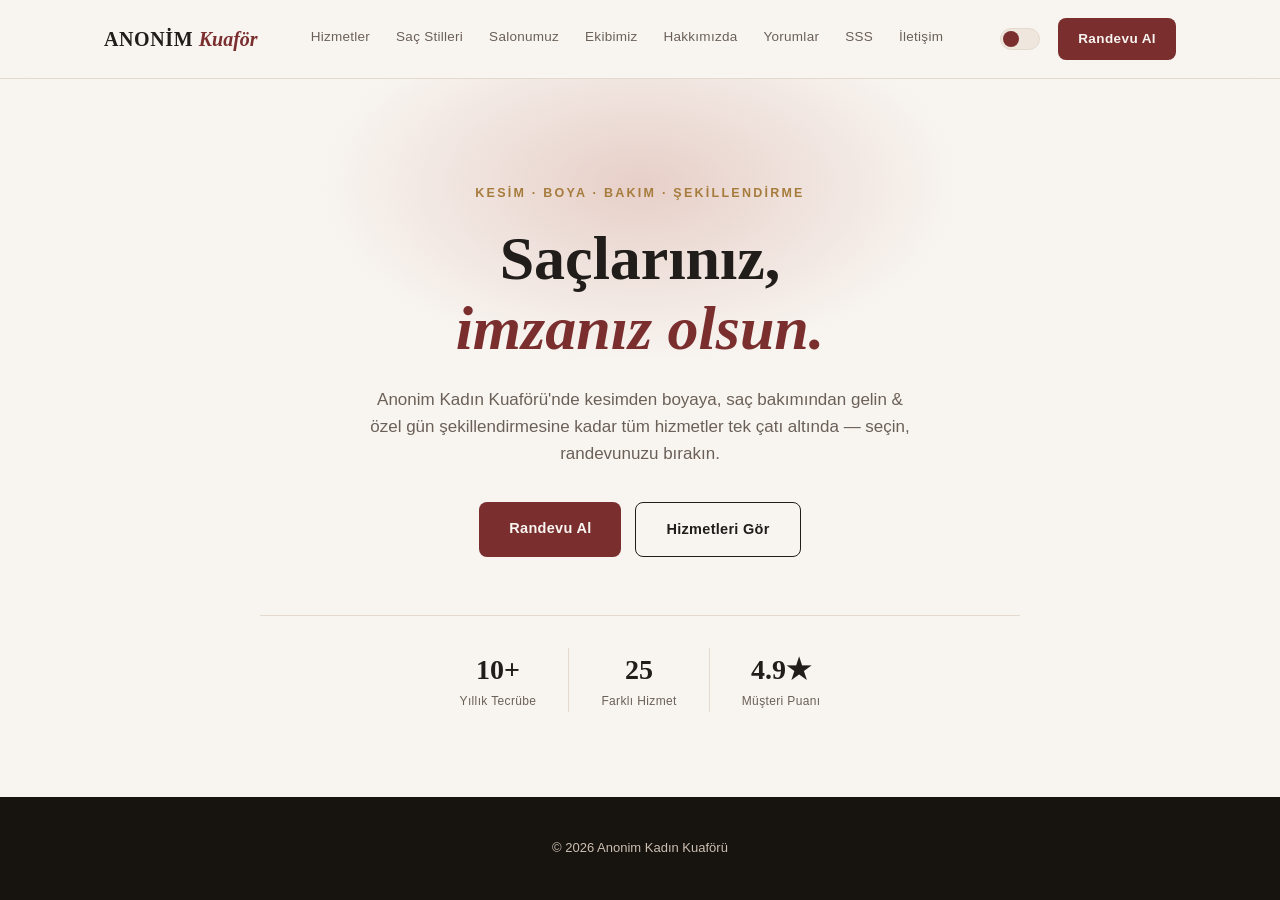
<file: index.html>
<!DOCTYPE html>
<html lang="tr">
<head>
<meta charset="UTF-8">
<meta name="viewport" content="width=device-width, initial-scale=1.0">
<title>Anonim Kadın Kuaförü — Kesim, Boya &amp; Saç Bakımı</title>
<meta name="description" content="Anonim Kadın Kuaförü — kesim, boyama, saç bakımı, gelin &amp; özel gün şekillendirmesi ve kalıcı düzleştirme hizmetleri. Hizmetlerinizi seçin, kolayca randevu alın.">

<meta property="og:type" content="website">
<meta property="og:url" content="https://anonimkadinkuafor.vercel.app/">
<meta property="og:title" content="Anonim Kadın Kuaförü">
<meta property="og:description" content="Kesimden boyaya, bakımdan özel gün şekillendirmesine — tek adreste, kolayca seçip randevu alın.">
<meta property="og:image" content="https://anonimkadinkuafor.vercel.app/assets/og-image.png">
<meta property="og:image:width" content="1200">
<meta property="og:image:height" content="630">
<meta name="twitter:card" content="summary_large_image">
<meta name="twitter:title" content="Anonim Kadın Kuaförü">
<meta name="twitter:description" content="Kesimden boyaya, bakımdan özel gün şekillendirmesine — tek adreste, kolayca seçip randevu alın.">
<meta name="twitter:image" content="https://anonimkadinkuafor.vercel.app/assets/og-image.png">

<link rel="icon" href="assets/favicon-64.png" type="image/png">
<link rel="apple-touch-icon" href="assets/logo-512.png">
<link rel="stylesheet" href="style.css">
<script>
  (function () {
    var saved = localStorage.getItem("theme");
    var prefersDark = window.matchMedia("(prefers-color-scheme: dark)").matches;
    document.documentElement.setAttribute("data-theme", saved || (prefersDark ? "dark" : "light"));
  })();
</script>
</head>
<body>

<header class="nav" id="nav">
  <div class="nav-inner">
    <a href="index.html" class="logo">Anonim <span class="logo-dim">Kuaför</span></a>
    <nav class="nav-links">
      <a href="hizmetler.html">Hizmetler</a>
      <a href="sacstilleri.html">Saç Stilleri</a>
      <a href="salonumuz.html">Salonumuz</a>
      <a href="ekibimiz.html">Ekibimiz</a>
      <a href="hakkimizda.html">Hakkımızda</a>
      <a href="yorumlar.html">Yorumlar</a>
      <a href="sss.html">SSS</a>
      <a href="iletisim.html">İletişim</a>
    </nav>
    <div class="nav-actions">
      <button class="theme-toggle" id="themeToggle" role="switch" aria-checked="false" aria-label="Karanlık modu aç/kapat">
        <span class="theme-toggle-track"><span class="theme-toggle-thumb"></span></span>
      </button>
      <a href="iletisim.html" class="nav-cta">Randevu Al</a>
    </div>
    <button class="menu-toggle" id="menuToggle" aria-label="Menüyü aç">
      <span></span><span></span><span></span>
    </button>
  </div>
  <nav class="nav-mobile" id="navMobile">
    <a href="hizmetler.html">Hizmetler</a>
      <a href="sacstilleri.html">Saç Stilleri</a>
    <a href="salonumuz.html">Salonumuz</a>
    <a href="ekibimiz.html">Ekibimiz</a>
    <a href="hakkimizda.html">Hakkımızda</a>
    <a href="yorumlar.html">Yorumlar</a>
    <a href="sss.html">SSS</a>
    <a href="iletisim.html">İletişim</a>
  </nav>
</header>

<main>

  <section class="hero" id="top">
    <div class="hero-inner reveal">
      <span class="hero-eyebrow">Kesim · Boya · Bakım · Şekillendirme</span>
      <h1>Saçlarınız,<br><em>imzanız olsun.</em></h1>
      <p class="hero-sub">Anonim Kadın Kuaförü'nde kesimden boyaya, saç bakımından gelin &amp; özel gün şekillendirmesine kadar tüm hizmetler tek çatı altında — seçin, randevunuzu bırakın.</p>
      <div class="hero-actions">
        <a href="iletisim.html" class="btn-primary">Randevu Al</a>
        <a href="hizmetler.html" class="btn-secondary">Hizmetleri Gör</a>
      </div>
      <div class="hero-stats">
        <div class="hero-stat">
          <div class="hero-stat-num">10+</div>
          <div class="hero-stat-label">Yıllık Tecrübe</div>
        </div>
        <div class="hero-stat">
          <div class="hero-stat-num">25</div>
          <div class="hero-stat-label">Farklı Hizmet</div>
        </div>
        <div class="hero-stat">
          <div class="hero-stat-num">4.9★</div>
          <div class="hero-stat-label">Müşteri Puanı</div>
        </div>
      </div>
    </div>
  </section>

</main>

<footer class="footer">
  <p>&copy; 2026 Anonim Kadın Kuaförü</p>
</footer>

<script src="script.js"></script>
</body>
</html>
</file>
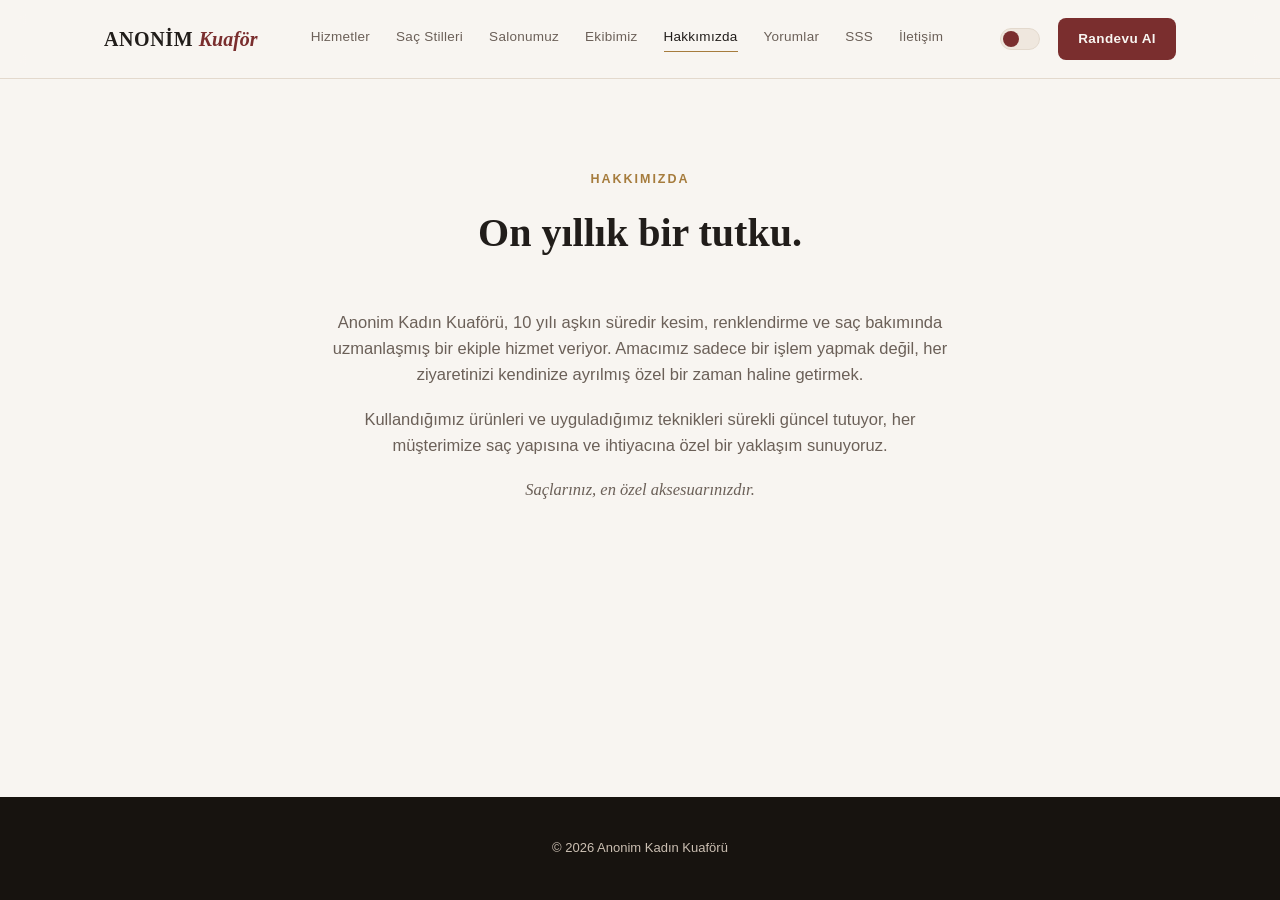
<file: hakkimizda.html>
<!DOCTYPE html>
<html lang="tr">
<head>
<meta charset="UTF-8">
<meta name="viewport" content="width=device-width, initial-scale=1.0">
<title>Hakkımızda — Anonim Kadın Kuaförü</title>
<meta name="description" content="10 yılı aşkın süredir kesim, renklendirme ve saç bakımında uzmanlaşmış ekibimizi tanıyın.">

<meta property="og:type" content="website">
<meta property="og:url" content="https://anonimkadinkuafor.vercel.app/hakkimizda.html">
<meta property="og:title" content="Hakkımızda — Anonim Kadın Kuaförü">
<meta property="og:description" content="On yıllık bir tutku.">
<meta property="og:image" content="https://anonimkadinkuafor.vercel.app/assets/og-image.png">
<meta property="og:image:width" content="1200">
<meta property="og:image:height" content="630">
<meta name="twitter:card" content="summary_large_image">

<link rel="icon" href="assets/favicon-64.png" type="image/png">
<link rel="apple-touch-icon" href="assets/logo-512.png">
<link rel="stylesheet" href="style.css">
<script>
  (function () {
    var saved = localStorage.getItem("theme");
    var prefersDark = window.matchMedia("(prefers-color-scheme: dark)").matches;
    document.documentElement.setAttribute("data-theme", saved || (prefersDark ? "dark" : "light"));
  })();
</script>
</head>
<body>

<header class="nav" id="nav">
  <div class="nav-inner">
    <a href="index.html" class="logo">Anonim <span class="logo-dim">Kuaför</span></a>
    <nav class="nav-links">
      <a href="hizmetler.html">Hizmetler</a>
      <a href="sacstilleri.html">Saç Stilleri</a>
      <a href="salonumuz.html">Salonumuz</a>
      <a href="ekibimiz.html">Ekibimiz</a>
      <a href="hakkimizda.html" class="active">Hakkımızda</a>
      <a href="yorumlar.html">Yorumlar</a>
      <a href="sss.html">SSS</a>
      <a href="iletisim.html">İletişim</a>
    </nav>
    <div class="nav-actions">
      <button class="theme-toggle" id="themeToggle" role="switch" aria-checked="false" aria-label="Karanlık modu aç/kapat">
        <span class="theme-toggle-track"><span class="theme-toggle-thumb"></span></span>
      </button>
      <a href="iletisim.html" class="nav-cta">Randevu Al</a>
    </div>
    <button class="menu-toggle" id="menuToggle" aria-label="Menüyü aç">
      <span></span><span></span><span></span>
    </button>
  </div>
  <nav class="nav-mobile" id="navMobile">
    <a href="hizmetler.html">Hizmetler</a>
      <a href="sacstilleri.html">Saç Stilleri</a>
    <a href="salonumuz.html">Salonumuz</a>
    <a href="ekibimiz.html">Ekibimiz</a>
    <a href="hakkimizda.html" class="active">Hakkımızda</a>
    <a href="yorumlar.html">Yorumlar</a>
    <a href="sss.html">SSS</a>
    <a href="iletisim.html">İletişim</a>
  </nav>
</header>

<main>

  <section class="about" id="hakkimizda">
    <div class="section-head reveal">
      <span class="eyebrow">Hakkımızda</span>
      <h2>On yıllık bir tutku.</h2>
    </div>
    <div class="about-inner reveal">
      <p>Anonim Kadın Kuaförü, 10 yılı aşkın süredir kesim, renklendirme ve saç bakımında uzmanlaşmış bir ekiple hizmet veriyor. Amacımız sadece bir işlem yapmak değil, her ziyaretinizi kendinize ayrılmış özel bir zaman haline getirmek.</p>
      <p>Kullandığımız ürünleri ve uyguladığımız teknikleri sürekli güncel tutuyor, her müşterimize saç yapısına ve ihtiyacına özel bir yaklaşım sunuyoruz.</p>
      <p class="about-signature">Saçlarınız, en özel aksesuarınızdır.</p>
    </div>
  </section>

</main>

<footer class="footer">
  <p>&copy; 2026 Anonim Kadın Kuaförü</p>
</footer>

<script src="script.js"></script>
</body>
</html>
</file>
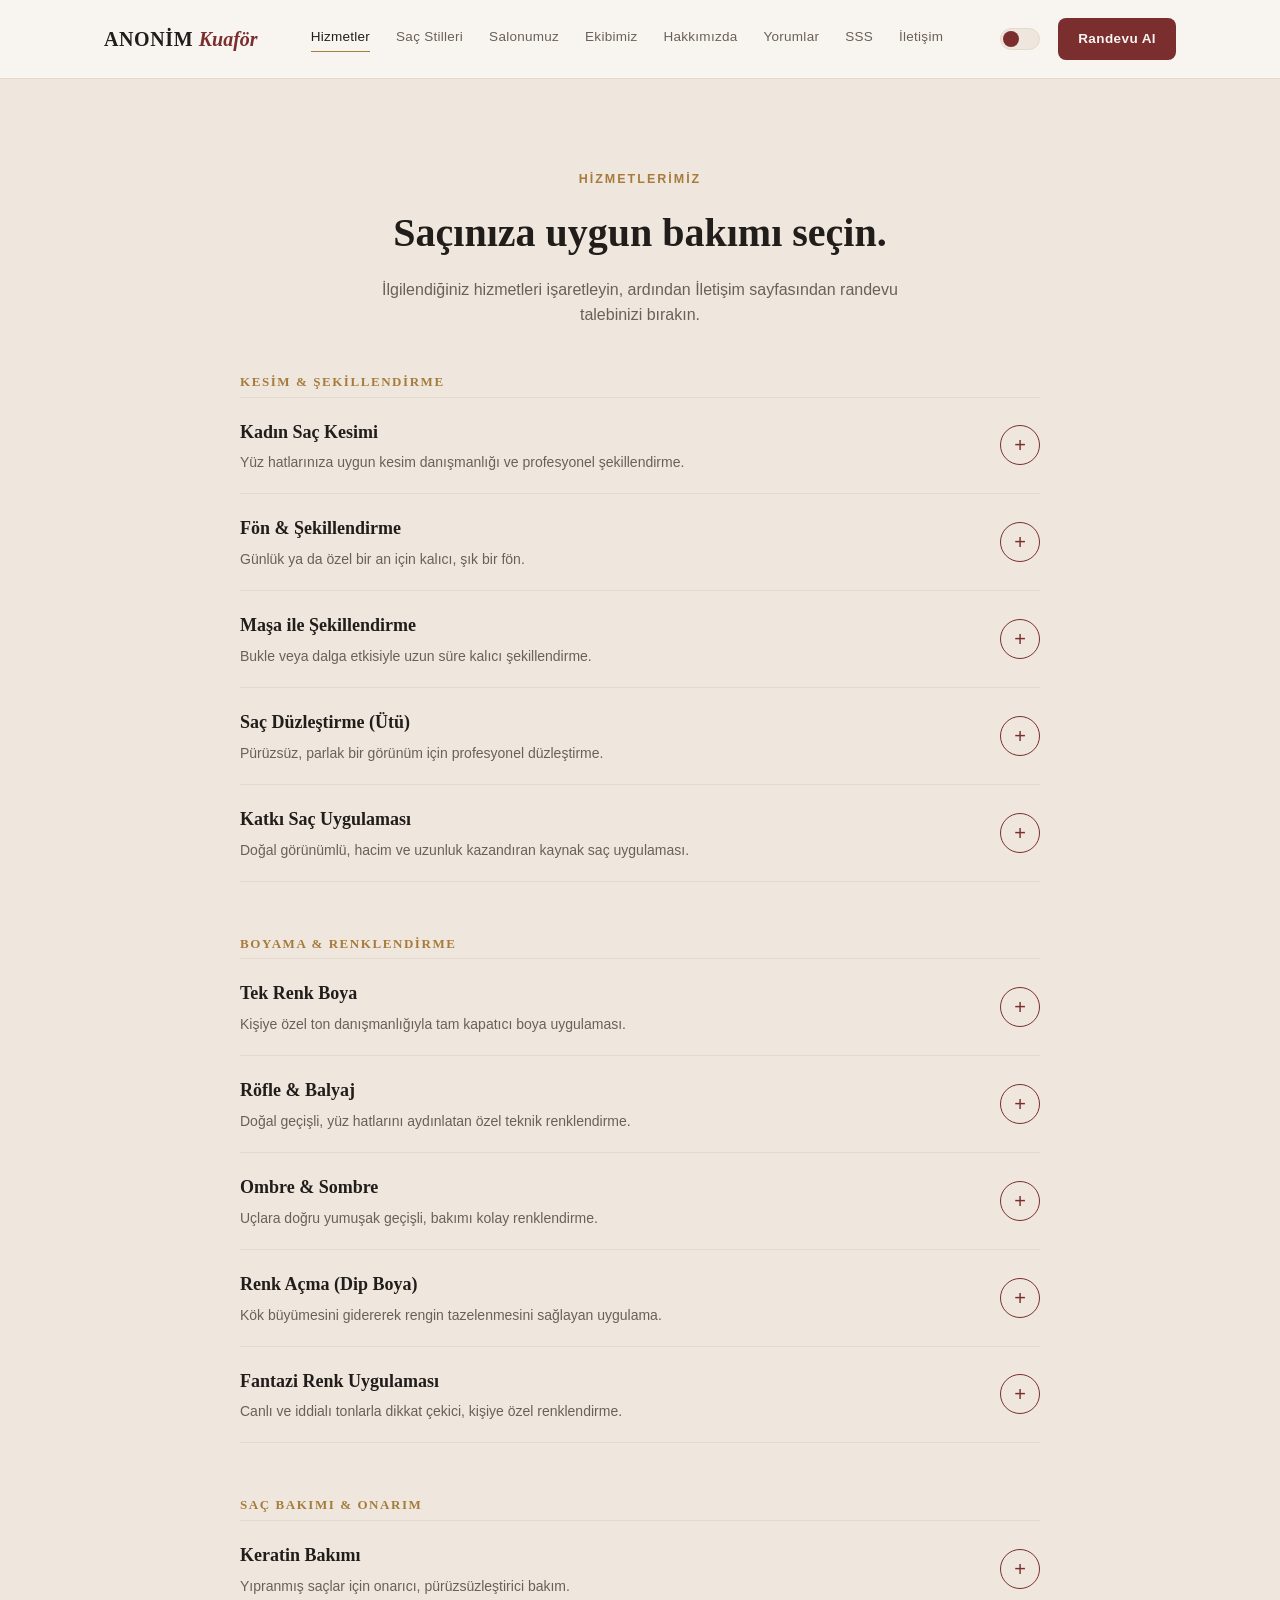
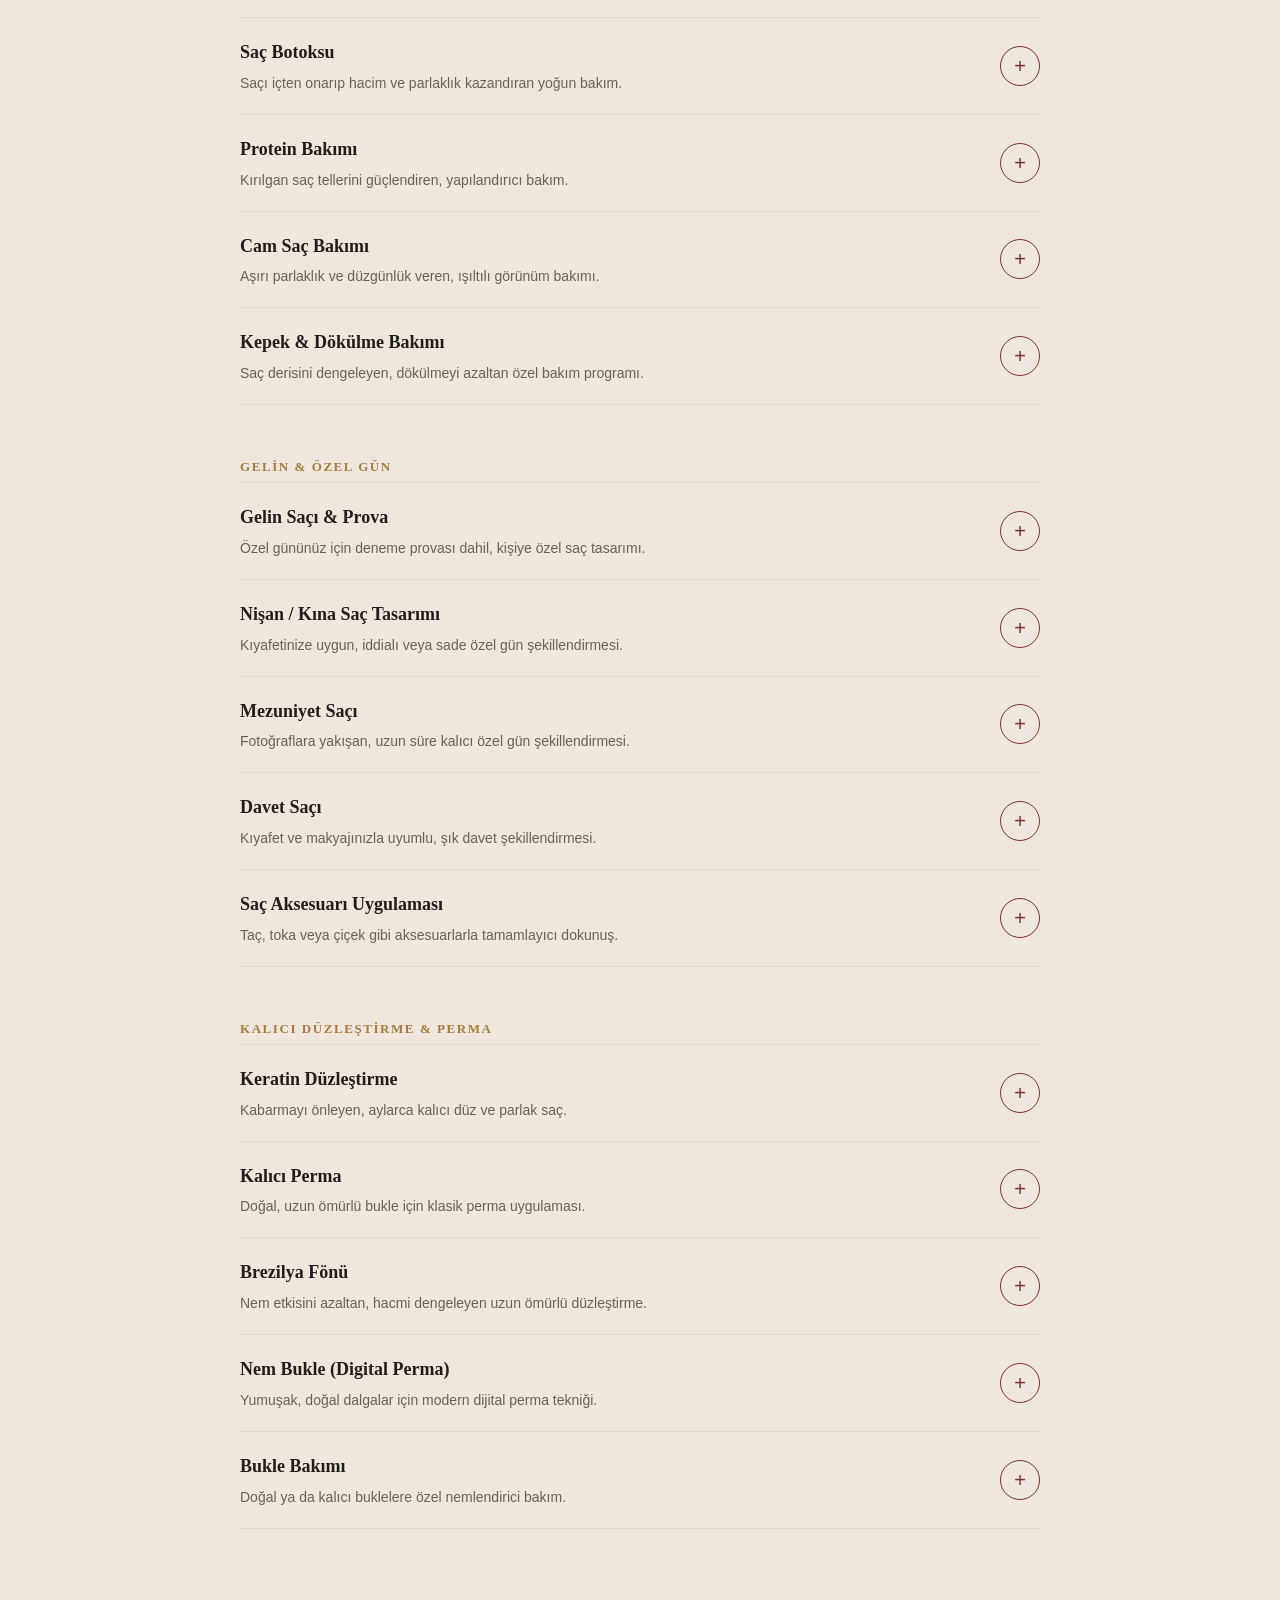
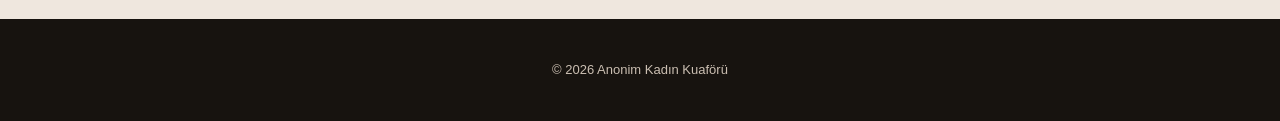
<file: hizmetler.html>
<!DOCTYPE html>
<html lang="tr">
<head>
<meta charset="UTF-8">
<meta name="viewport" content="width=device-width, initial-scale=1.0">
<title>Hizmetlerimiz — Anonim Kadın Kuaförü</title>
<meta name="description" content="Kesim, boyama, saç bakımı, gelin &amp; özel gün şekillendirmesi ve kalıcı düzleştirme hizmetlerimiz — seçin, randevu talebinizi bırakın.">

<meta property="og:type" content="website">
<meta property="og:url" content="https://anonimkadinkuafor.vercel.app/hizmetler.html">
<meta property="og:title" content="Hizmetlerimiz — Anonim Kadın Kuaförü">
<meta property="og:description" content="İlgilendiğiniz hizmetleri seçin, randevu talebinizi kolayca bırakın.">
<meta property="og:image" content="https://anonimkadinkuafor.vercel.app/assets/og-image.png">
<meta property="og:image:width" content="1200">
<meta property="og:image:height" content="630">
<meta name="twitter:card" content="summary_large_image">

<link rel="icon" href="assets/favicon-64.png" type="image/png">
<link rel="apple-touch-icon" href="assets/logo-512.png">
<link rel="stylesheet" href="style.css">
<script>
  (function () {
    var saved = localStorage.getItem("theme");
    var prefersDark = window.matchMedia("(prefers-color-scheme: dark)").matches;
    document.documentElement.setAttribute("data-theme", saved || (prefersDark ? "dark" : "light"));
  })();
</script>
</head>
<body>

<header class="nav" id="nav">
  <div class="nav-inner">
    <a href="index.html" class="logo">Anonim <span class="logo-dim">Kuaför</span></a>
    <nav class="nav-links">
      <a href="hizmetler.html" class="active">Hizmetler</a>
      <a href="sacstilleri.html">Saç Stilleri</a>
      <a href="salonumuz.html">Salonumuz</a>
      <a href="ekibimiz.html">Ekibimiz</a>
      <a href="hakkimizda.html">Hakkımızda</a>
      <a href="yorumlar.html">Yorumlar</a>
      <a href="sss.html">SSS</a>
      <a href="iletisim.html">İletişim</a>
    </nav>
    <div class="nav-actions">
      <button class="theme-toggle" id="themeToggle" role="switch" aria-checked="false" aria-label="Karanlık modu aç/kapat">
        <span class="theme-toggle-track"><span class="theme-toggle-thumb"></span></span>
      </button>
      <a href="iletisim.html" class="nav-cta">Randevu Al</a>
    </div>
    <button class="menu-toggle" id="menuToggle" aria-label="Menüyü aç">
      <span></span><span></span><span></span>
    </button>
  </div>
  <nav class="nav-mobile" id="navMobile">
    <a href="hizmetler.html" class="active">Hizmetler</a>
      <a href="sacstilleri.html">Saç Stilleri</a>
    <a href="salonumuz.html">Salonumuz</a>
    <a href="ekibimiz.html">Ekibimiz</a>
    <a href="hakkimizda.html">Hakkımızda</a>
    <a href="yorumlar.html">Yorumlar</a>
    <a href="sss.html">SSS</a>
    <a href="iletisim.html">İletişim</a>
  </nav>
</header>

<main>

  <section class="services" id="hizmetler">
    <div class="section-head reveal">
      <span class="eyebrow">Hizmetlerimiz</span>
      <h2>Saçınıza uygun bakımı seçin.</h2>
      <p>İlgilendiğiniz hizmetleri işaretleyin, ardından İletişim sayfasından randevu talebinizi bırakın.</p>
    </div>

    <div class="service-category reveal">
      <h3 class="service-category-title">Kesim &amp; Şekillendirme</h3>
      <div class="service-list">
        <div class="service-card">
          <div class="service-card-info">
            <h3>Kadın Saç Kesimi</h3>
            <p>Yüz hatlarınıza uygun kesim danışmanlığı ve profesyonel şekillendirme.</p>
          </div>
          <div class="service-meta"><button class="service-select-btn" type="button">+</button></div>
        </div>
        <div class="service-card">
          <div class="service-card-info">
            <h3>Fön &amp; Şekillendirme</h3>
            <p>Günlük ya da özel bir an için kalıcı, şık bir fön.</p>
          </div>
          <div class="service-meta"><button class="service-select-btn" type="button">+</button></div>
        </div>
        <div class="service-card">
          <div class="service-card-info">
            <h3>Maşa ile Şekillendirme</h3>
            <p>Bukle veya dalga etkisiyle uzun süre kalıcı şekillendirme.</p>
          </div>
          <div class="service-meta"><button class="service-select-btn" type="button">+</button></div>
        </div>
        <div class="service-card">
          <div class="service-card-info">
            <h3>Saç Düzleştirme (Ütü)</h3>
            <p>Pürüzsüz, parlak bir görünüm için profesyonel düzleştirme.</p>
          </div>
          <div class="service-meta"><button class="service-select-btn" type="button">+</button></div>
        </div>
        <div class="service-card">
          <div class="service-card-info">
            <h3>Katkı Saç Uygulaması</h3>
            <p>Doğal görünümlü, hacim ve uzunluk kazandıran kaynak saç uygulaması.</p>
          </div>
          <div class="service-meta"><button class="service-select-btn" type="button">+</button></div>
        </div>
      </div>
    </div>

    <div class="service-category reveal">
      <h3 class="service-category-title">Boyama &amp; Renklendirme</h3>
      <div class="service-list">
        <div class="service-card">
          <div class="service-card-info">
            <h3>Tek Renk Boya</h3>
            <p>Kişiye özel ton danışmanlığıyla tam kapatıcı boya uygulaması.</p>
          </div>
          <div class="service-meta"><button class="service-select-btn" type="button">+</button></div>
        </div>
        <div class="service-card">
          <div class="service-card-info">
            <h3>Röfle &amp; Balyaj</h3>
            <p>Doğal geçişli, yüz hatlarını aydınlatan özel teknik renklendirme.</p>
          </div>
          <div class="service-meta"><button class="service-select-btn" type="button">+</button></div>
        </div>
        <div class="service-card">
          <div class="service-card-info">
            <h3>Ombre &amp; Sombre</h3>
            <p>Uçlara doğru yumuşak geçişli, bakımı kolay renklendirme.</p>
          </div>
          <div class="service-meta"><button class="service-select-btn" type="button">+</button></div>
        </div>
        <div class="service-card">
          <div class="service-card-info">
            <h3>Renk Açma (Dip Boya)</h3>
            <p>Kök büyümesini gidererek rengin tazelenmesini sağlayan uygulama.</p>
          </div>
          <div class="service-meta"><button class="service-select-btn" type="button">+</button></div>
        </div>
        <div class="service-card">
          <div class="service-card-info">
            <h3>Fantazi Renk Uygulaması</h3>
            <p>Canlı ve iddialı tonlarla dikkat çekici, kişiye özel renklendirme.</p>
          </div>
          <div class="service-meta"><button class="service-select-btn" type="button">+</button></div>
        </div>
      </div>
    </div>

    <div class="service-category reveal">
      <h3 class="service-category-title">Saç Bakımı &amp; Onarım</h3>
      <div class="service-list">
        <div class="service-card">
          <div class="service-card-info">
            <h3>Keratin Bakımı</h3>
            <p>Yıpranmış saçlar için onarıcı, pürüzsüzleştirici bakım.</p>
          </div>
          <div class="service-meta"><button class="service-select-btn" type="button">+</button></div>
        </div>
        <div class="service-card">
          <div class="service-card-info">
            <h3>Saç Botoksu</h3>
            <p>Saçı içten onarıp hacim ve parlaklık kazandıran yoğun bakım.</p>
          </div>
          <div class="service-meta"><button class="service-select-btn" type="button">+</button></div>
        </div>
        <div class="service-card">
          <div class="service-card-info">
            <h3>Protein Bakımı</h3>
            <p>Kırılgan saç tellerini güçlendiren, yapılandırıcı bakım.</p>
          </div>
          <div class="service-meta"><button class="service-select-btn" type="button">+</button></div>
        </div>
        <div class="service-card">
          <div class="service-card-info">
            <h3>Cam Saç Bakımı</h3>
            <p>Aşırı parlaklık ve düzgünlük veren, ışıltılı görünüm bakımı.</p>
          </div>
          <div class="service-meta"><button class="service-select-btn" type="button">+</button></div>
        </div>
        <div class="service-card">
          <div class="service-card-info">
            <h3>Kepek &amp; Dökülme Bakımı</h3>
            <p>Saç derisini dengeleyen, dökülmeyi azaltan özel bakım programı.</p>
          </div>
          <div class="service-meta"><button class="service-select-btn" type="button">+</button></div>
        </div>
      </div>
    </div>

    <div class="service-category reveal">
      <h3 class="service-category-title">Gelin &amp; Özel Gün</h3>
      <div class="service-list">
        <div class="service-card">
          <div class="service-card-info">
            <h3>Gelin Saçı &amp; Prova</h3>
            <p>Özel gününüz için deneme provası dahil, kişiye özel saç tasarımı.</p>
          </div>
          <div class="service-meta"><button class="service-select-btn" type="button">+</button></div>
        </div>
        <div class="service-card">
          <div class="service-card-info">
            <h3>Nişan / Kına Saç Tasarımı</h3>
            <p>Kıyafetinize uygun, iddialı veya sade özel gün şekillendirmesi.</p>
          </div>
          <div class="service-meta"><button class="service-select-btn" type="button">+</button></div>
        </div>
        <div class="service-card">
          <div class="service-card-info">
            <h3>Mezuniyet Saçı</h3>
            <p>Fotoğraflara yakışan, uzun süre kalıcı özel gün şekillendirmesi.</p>
          </div>
          <div class="service-meta"><button class="service-select-btn" type="button">+</button></div>
        </div>
        <div class="service-card">
          <div class="service-card-info">
            <h3>Davet Saçı</h3>
            <p>Kıyafet ve makyajınızla uyumlu, şık davet şekillendirmesi.</p>
          </div>
          <div class="service-meta"><button class="service-select-btn" type="button">+</button></div>
        </div>
        <div class="service-card">
          <div class="service-card-info">
            <h3>Saç Aksesuarı Uygulaması</h3>
            <p>Taç, toka veya çiçek gibi aksesuarlarla tamamlayıcı dokunuş.</p>
          </div>
          <div class="service-meta"><button class="service-select-btn" type="button">+</button></div>
        </div>
      </div>
    </div>

    <div class="service-category reveal">
      <h3 class="service-category-title">Kalıcı Düzleştirme &amp; Perma</h3>
      <div class="service-list">
        <div class="service-card">
          <div class="service-card-info">
            <h3>Keratin Düzleştirme</h3>
            <p>Kabarmayı önleyen, aylarca kalıcı düz ve parlak saç.</p>
          </div>
          <div class="service-meta"><button class="service-select-btn" type="button">+</button></div>
        </div>
        <div class="service-card">
          <div class="service-card-info">
            <h3>Kalıcı Perma</h3>
            <p>Doğal, uzun ömürlü bukle için klasik perma uygulaması.</p>
          </div>
          <div class="service-meta"><button class="service-select-btn" type="button">+</button></div>
        </div>
        <div class="service-card">
          <div class="service-card-info">
            <h3>Brezilya Fönü</h3>
            <p>Nem etkisini azaltan, hacmi dengeleyen uzun ömürlü düzleştirme.</p>
          </div>
          <div class="service-meta"><button class="service-select-btn" type="button">+</button></div>
        </div>
        <div class="service-card">
          <div class="service-card-info">
            <h3>Nem Bukle (Digital Perma)</h3>
            <p>Yumuşak, doğal dalgalar için modern dijital perma tekniği.</p>
          </div>
          <div class="service-meta"><button class="service-select-btn" type="button">+</button></div>
        </div>
        <div class="service-card">
          <div class="service-card-info">
            <h3>Bukle Bakımı</h3>
            <p>Doğal ya da kalıcı buklelere özel nemlendirici bakım.</p>
          </div>
          <div class="service-meta"><button class="service-select-btn" type="button">+</button></div>
        </div>
      </div>
    </div>
  </section>

  <div class="cart-bar" id="cartBar">
    <span id="cartBarText">0 hizmet seçildi</span>
    <a href="iletisim.html" class="btn-primary">İletişime Git →</a>
  </div>

</main>

<footer class="footer">
  <p>&copy; 2026 Anonim Kadın Kuaförü</p>
</footer>

<script src="script.js"></script>
</body>
</html>
</file>
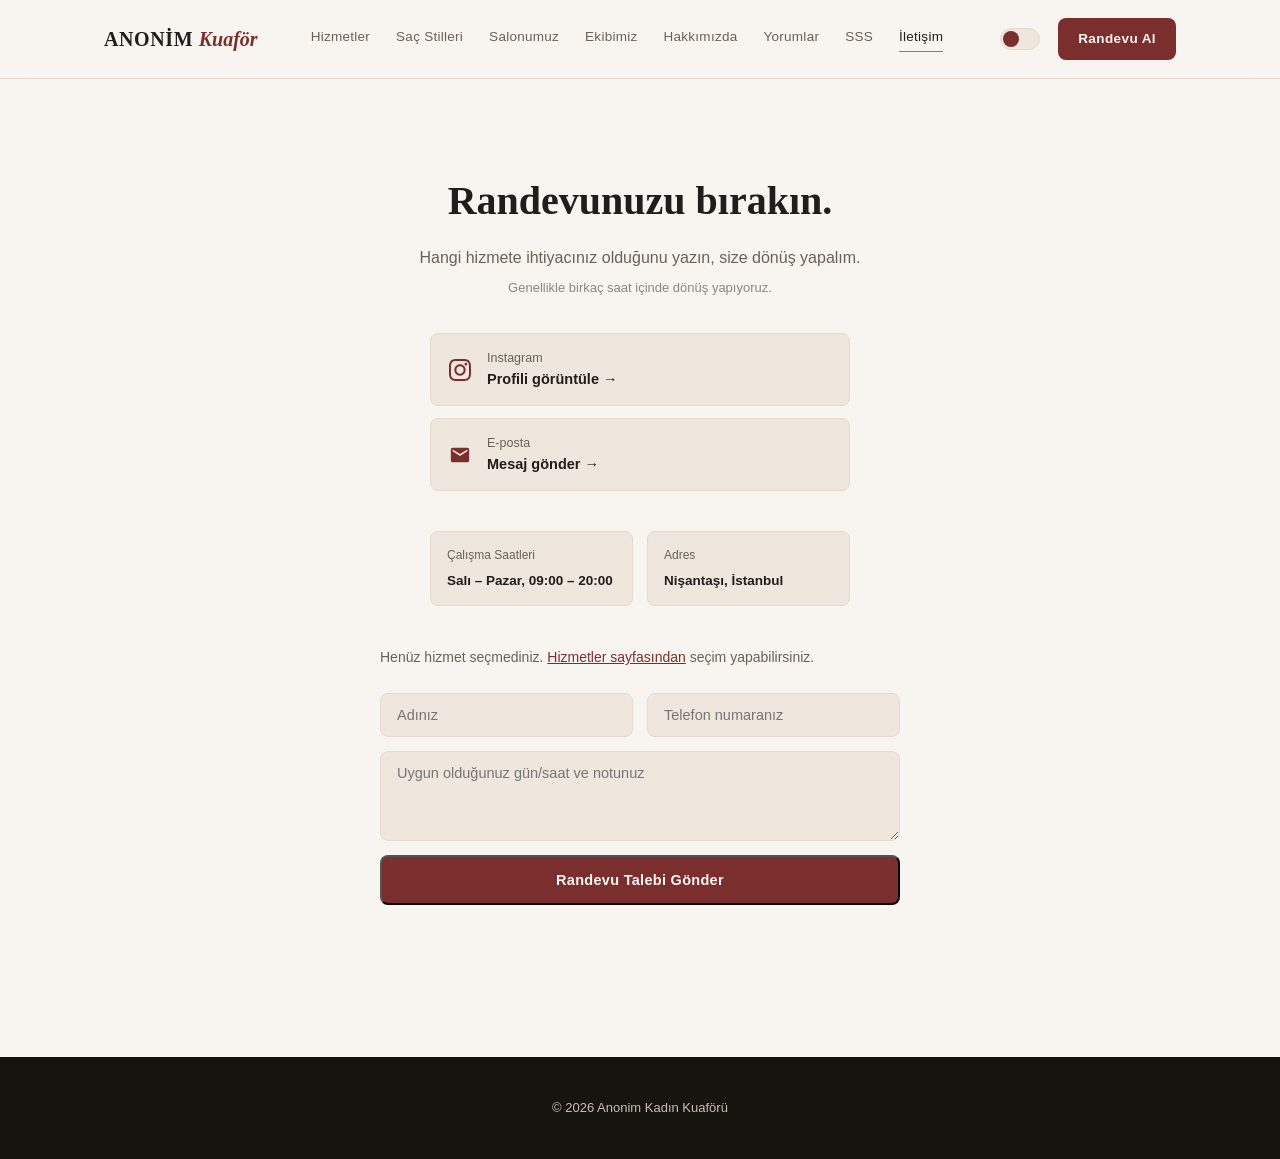
<file: iletisim.html>
<!DOCTYPE html>
<html lang="tr">
<head>
<meta charset="UTF-8">
<meta name="viewport" content="width=device-width, initial-scale=1.0">
<title>İletişim &amp; Randevu — Anonim Kadın Kuaförü</title>
<meta name="description" content="Anonim Kadın Kuaförü ile iletişime geçin, randevu talebinizi bırakın.">

<meta property="og:type" content="website">
<meta property="og:url" content="https://anonimkadinkuafor.vercel.app/iletisim.html">
<meta property="og:title" content="İletişim &amp; Randevu — Anonim Kadın Kuaförü">
<meta property="og:description" content="Randevunuzu bırakın, size dönüş yapalım.">
<meta property="og:image" content="https://anonimkadinkuafor.vercel.app/assets/og-image.png">
<meta property="og:image:width" content="1200">
<meta property="og:image:height" content="630">
<meta name="twitter:card" content="summary_large_image">

<link rel="icon" href="assets/favicon-64.png" type="image/png">
<link rel="apple-touch-icon" href="assets/logo-512.png">
<link rel="stylesheet" href="style.css">
<script>
  (function () {
    var saved = localStorage.getItem("theme");
    var prefersDark = window.matchMedia("(prefers-color-scheme: dark)").matches;
    document.documentElement.setAttribute("data-theme", saved || (prefersDark ? "dark" : "light"));
  })();
</script>
</head>
<body>

<header class="nav" id="nav">
  <div class="nav-inner">
    <a href="index.html" class="logo">Anonim <span class="logo-dim">Kuaför</span></a>
    <nav class="nav-links">
      <a href="hizmetler.html">Hizmetler</a>
      <a href="sacstilleri.html">Saç Stilleri</a>
      <a href="salonumuz.html">Salonumuz</a>
      <a href="ekibimiz.html">Ekibimiz</a>
      <a href="hakkimizda.html">Hakkımızda</a>
      <a href="yorumlar.html">Yorumlar</a>
      <a href="sss.html">SSS</a>
      <a href="iletisim.html" class="active">İletişim</a>
    </nav>
    <div class="nav-actions">
      <button class="theme-toggle" id="themeToggle" role="switch" aria-checked="false" aria-label="Karanlık modu aç/kapat">
        <span class="theme-toggle-track"><span class="theme-toggle-thumb"></span></span>
      </button>
      <a href="iletisim.html" class="nav-cta">Randevu Al</a>
    </div>
    <button class="menu-toggle" id="menuToggle" aria-label="Menüyü aç">
      <span></span><span></span><span></span>
    </button>
  </div>
  <nav class="nav-mobile" id="navMobile">
    <a href="hizmetler.html">Hizmetler</a>
      <a href="sacstilleri.html">Saç Stilleri</a>
    <a href="salonumuz.html">Salonumuz</a>
    <a href="ekibimiz.html">Ekibimiz</a>
    <a href="hakkimizda.html">Hakkımızda</a>
    <a href="yorumlar.html">Yorumlar</a>
    <a href="sss.html">SSS</a>
    <a href="iletisim.html" class="active">İletişim</a>
  </nav>
</header>

<main>

  <section class="contact" id="iletisim">
    <div class="contact-inner reveal">
      <h2>Randevunuzu bırakın.</h2>
      <p>Hangi hizmete ihtiyacınız olduğunu yazın, size dönüş yapalım.</p>
      <p class="response-note">Genellikle birkaç saat içinde dönüş yapıyoruz.</p>

      <div class="contact-methods">
        <a href="https://instagram.com/anonimkadinkuafor" class="contact-item" target="_blank" rel="noopener">
          <span class="contact-icon"><svg viewBox="0 0 24 24" aria-hidden="true"><path d="M12 2.163c3.204 0 3.584.012 4.85.07 3.252.148 4.771 1.691 4.919 4.919.058 1.265.069 1.645.069 4.849 0 3.205-.012 3.584-.069 4.849-.149 3.225-1.664 4.771-4.919 4.919-1.266.058-1.644.07-4.85.07-3.204 0-3.584-.012-4.849-.07-3.26-.149-4.771-1.699-4.919-4.92-.058-1.265-.07-1.644-.07-4.849 0-3.204.013-3.583.07-4.849.149-3.227 1.664-4.771 4.919-4.919 1.266-.057 1.645-.069 4.849-.069zm0-2.163c-3.259 0-3.667.014-4.947.072-4.358.2-6.78 2.618-6.98 6.98-.059 1.281-.073 1.689-.073 4.948 0 3.259.014 3.668.072 4.948.2 4.358 2.618 6.78 6.98 6.98 1.281.058 1.689.072 4.948.072 3.259 0 3.668-.014 4.948-.072 4.354-.2 6.782-2.618 6.979-6.98.059-1.28.073-1.689.073-4.948 0-3.259-.014-3.667-.072-4.947-.196-4.354-2.617-6.78-6.979-6.98-1.281-.059-1.69-.073-4.949-.073zm0 5.838c-3.403 0-6.162 2.759-6.162 6.162s2.759 6.163 6.162 6.163 6.162-2.759 6.162-6.163c0-3.403-2.759-6.162-6.162-6.162zm0 10.162c-2.209 0-4-1.79-4-4 0-2.209 1.791-4 4-4s4 1.791 4 4c0 2.21-1.791 4-4 4zm6.406-11.845c-.796 0-1.441.645-1.441 1.44s.645 1.44 1.441 1.44c.795 0 1.439-.645 1.439-1.44s-.644-1.44-1.439-1.44z"/></svg></span>
          <span class="contact-text">
            <span class="contact-label">Instagram</span>
            <span class="contact-value">Profili görüntüle →</span>
          </span>
        </a>
        <a href="mailto:info@anonimkadinkuafor.com" class="contact-item">
          <span class="contact-icon"><svg viewBox="0 0 24 24" aria-hidden="true"><path d="M20 4H4c-1.1 0-1.99.9-1.99 2L2 18c0 1.1.9 2 2 2h16c1.1 0 2-.9 2-2V6c0-1.1-.9-2-2-2zm0 4-8 5-8-5V6l8 5 8-5v2z"/></svg></span>
          <span class="contact-text">
            <span class="contact-label">E-posta</span>
            <span class="contact-value">Mesaj gönder →</span>
          </span>
        </a>
      </div>

      <div class="hours-address reveal">
        <div class="hours-address-item">
          <span class="hours-address-label">Çalışma Saatleri</span>
          <span class="hours-address-value">Salı – Pazar, 09:00 – 20:00</span>
        </div>
        <div class="hours-address-item">
          <span class="hours-address-label">Adres</span>
          <span class="hours-address-value">Nişantaşı, İstanbul</span>
        </div>
      </div>

      <div class="selected-services" id="selectedServices"></div>

      <form class="contact-form" id="contactForm">
        <input type="checkbox" name="botcheck" class="hidden-field" style="display:none">
        <div class="form-row">
          <input type="text" name="name" placeholder="Adınız" required>
          <input type="tel" name="phone" placeholder="Telefon numaranız" required>
        </div>
        <textarea name="message" placeholder="Uygun olduğunuz gün/saat ve notunuz" required></textarea>
        <button type="submit" class="btn-primary" id="submitBtn">Randevu Talebi Gönder</button>
        <p class="form-status" id="formStatus"></p>
      </form>
    </div>
  </section>

</main>

<footer class="footer">
  <p>&copy; 2026 Anonim Kadın Kuaförü</p>
</footer>

<script src="script.js"></script>
</body>
</html>
</file>
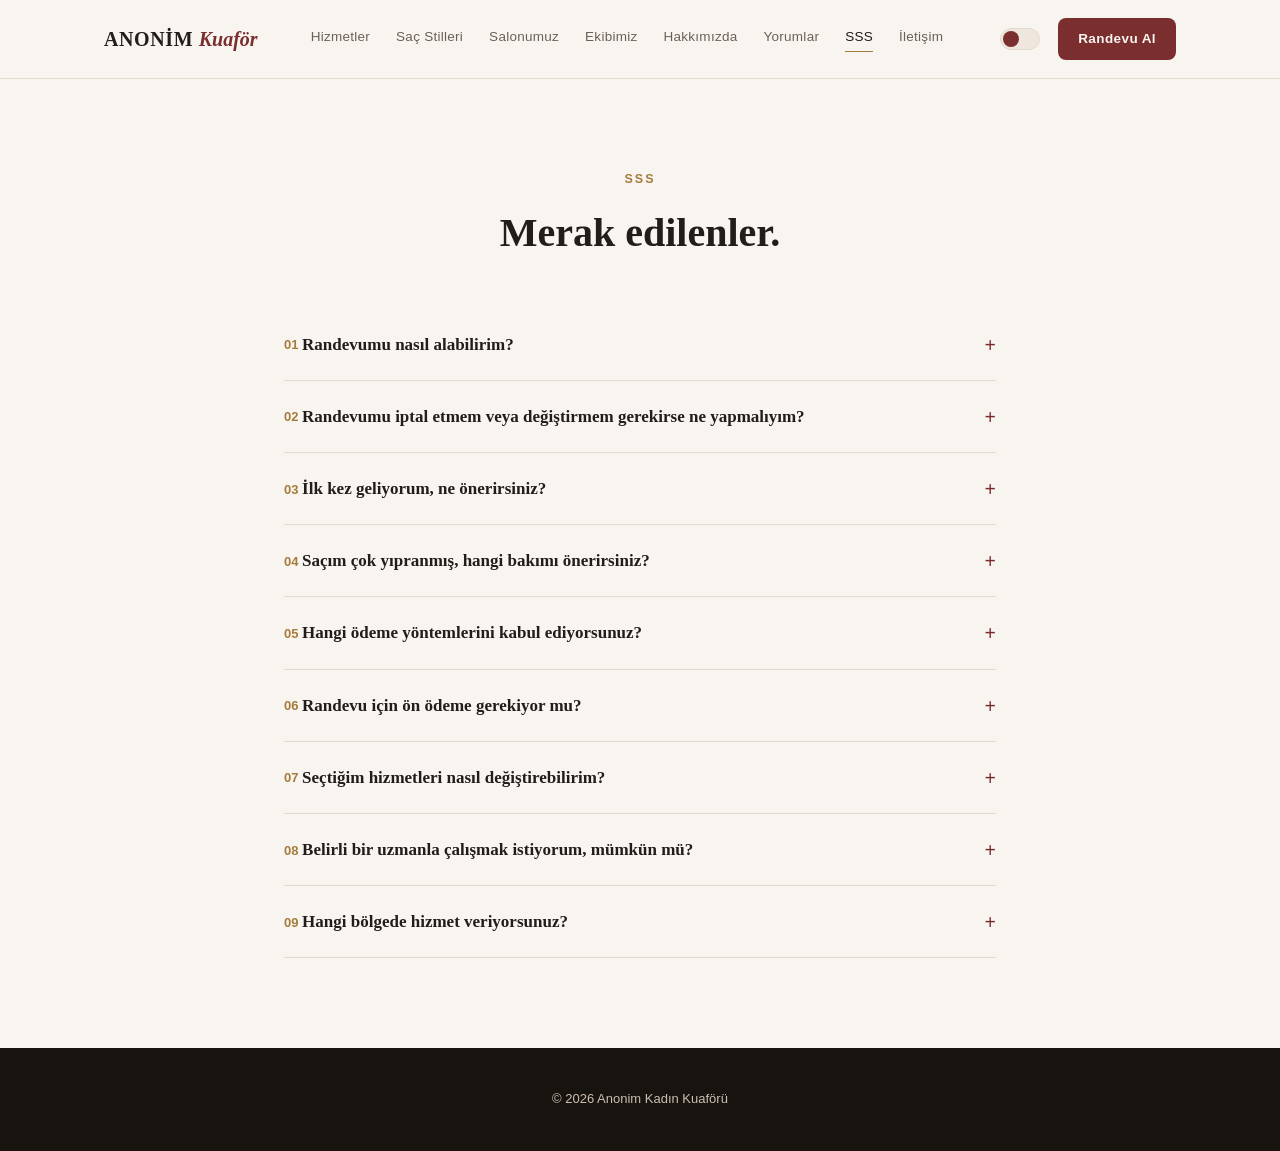
<file: sss.html>
<!DOCTYPE html>
<html lang="tr">
<head>
<meta charset="UTF-8">
<meta name="viewport" content="width=device-width, initial-scale=1.0">
<title>SSS — Anonim Kadın Kuaförü</title>
<meta name="description" content="Randevu, iptal ve hizmetlerimiz hakkında sık sorulan sorular.">

<meta property="og:type" content="website">
<meta property="og:url" content="https://anonimkadinkuafor.vercel.app/sss.html">
<meta property="og:title" content="SSS — Anonim Kadın Kuaförü">
<meta property="og:description" content="Merak edilenler.">
<meta property="og:image" content="https://anonimkadinkuafor.vercel.app/assets/og-image.png">
<meta property="og:image:width" content="1200">
<meta property="og:image:height" content="630">
<meta name="twitter:card" content="summary_large_image">

<link rel="icon" href="assets/favicon-64.png" type="image/png">
<link rel="apple-touch-icon" href="assets/logo-512.png">
<link rel="stylesheet" href="style.css">
<script>
  (function () {
    var saved = localStorage.getItem("theme");
    var prefersDark = window.matchMedia("(prefers-color-scheme: dark)").matches;
    document.documentElement.setAttribute("data-theme", saved || (prefersDark ? "dark" : "light"));
  })();
</script>
</head>
<body>

<header class="nav" id="nav">
  <div class="nav-inner">
    <a href="index.html" class="logo">Anonim <span class="logo-dim">Kuaför</span></a>
    <nav class="nav-links">
      <a href="hizmetler.html">Hizmetler</a>
      <a href="sacstilleri.html">Saç Stilleri</a>
      <a href="salonumuz.html">Salonumuz</a>
      <a href="ekibimiz.html">Ekibimiz</a>
      <a href="hakkimizda.html">Hakkımızda</a>
      <a href="yorumlar.html">Yorumlar</a>
      <a href="sss.html" class="active">SSS</a>
      <a href="iletisim.html">İletişim</a>
    </nav>
    <div class="nav-actions">
      <button class="theme-toggle" id="themeToggle" role="switch" aria-checked="false" aria-label="Karanlık modu aç/kapat">
        <span class="theme-toggle-track"><span class="theme-toggle-thumb"></span></span>
      </button>
      <a href="iletisim.html" class="nav-cta">Randevu Al</a>
    </div>
    <button class="menu-toggle" id="menuToggle" aria-label="Menüyü aç">
      <span></span><span></span><span></span>
    </button>
  </div>
  <nav class="nav-mobile" id="navMobile">
    <a href="hizmetler.html">Hizmetler</a>
      <a href="sacstilleri.html">Saç Stilleri</a>
    <a href="salonumuz.html">Salonumuz</a>
    <a href="ekibimiz.html">Ekibimiz</a>
    <a href="hakkimizda.html">Hakkımızda</a>
    <a href="yorumlar.html">Yorumlar</a>
    <a href="sss.html" class="active">SSS</a>
    <a href="iletisim.html">İletişim</a>
  </nav>
</header>

<main>

  <section class="faq" id="sss">
    <div class="section-head reveal">
      <span class="eyebrow">SSS</span>
      <h2>Merak edilenler.</h2>
    </div>
    <details class="faq-item">
      <summary>Randevumu nasıl alabilirim?</summary>
      <p>İletişim sayfasındaki randevu formunu doldurarak ya da e-posta ile yazarak randevu talep edebilirsiniz, en kısa sürede size dönüş yaparız.</p>
    </details>
    <details class="faq-item">
      <summary>Randevumu iptal etmem veya değiştirmem gerekirse ne yapmalıyım?</summary>
      <p>Randevunuzdan en az 4 saat önce bize haber vermeniz yeterli, sizin için uygun yeni bir saat ayarlarız.</p>
    </details>
    <details class="faq-item">
      <summary>İlk kez geliyorum, ne önerirsiniz?</summary>
      <p>Saç yapınızı ve ihtiyacınızı tam bilmiyorsanız, kısa bir danışma randevusuyla başlamanızı öneririz, size en uygun bakımı birlikte belirleriz.</p>
    </details>
    <details class="faq-item">
      <summary>Saçım çok yıpranmış, hangi bakımı önerirsiniz?</summary>
      <p>Yıpranma derecesine göre keratin bakımı, saç botoksu veya protein bakımı önerebiliriz — randevu formuna saçınızın durumunu yazmanız yeterli.</p>
    </details>
    <details class="faq-item">
      <summary>Hangi ödeme yöntemlerini kabul ediyorsunuz?</summary>
      <p>Nakit ve tüm banka kartlarıyla ödeme alabiliyoruz.</p>
    </details>
    <details class="faq-item">
      <summary>Randevu için ön ödeme gerekiyor mu?</summary>
      <p>Hayır, ön ödeme almıyoruz. Ödeme randevunuzun sonunda salonda yapılır.</p>
    </details>
    <details class="faq-item">
      <summary>Seçtiğim hizmetleri nasıl değiştirebilirim?</summary>
      <p>Hizmetler sayfasından istediğiniz zaman yeni hizmet ekleyebilir veya seçiminizi kaldırabilirsiniz, güncel seçiminiz İletişim sayfasında görünür.</p>
    </details>
    <details class="faq-item">
      <summary>Belirli bir uzmanla çalışmak istiyorum, mümkün mü?</summary>
      <p>Elbette. Randevu formundaki not alanına tercih ettiğiniz uzmanı yazmanız yeterli, ona göre planlama yaparız.</p>
    </details>
    <details class="faq-item">
      <summary>Hangi bölgede hizmet veriyorsunuz?</summary>
      <p>Nişantaşı, İstanbul'da hizmet veriyoruz. Tam konumu ve yol tarifini Salonumuz sayfasından görebilirsiniz.</p>
    </details>
  </section>

</main>

<footer class="footer">
  <p>&copy; 2026 Anonim Kadın Kuaförü</p>
</footer>

<script src="script.js"></script>
</body>
</html>
</file>
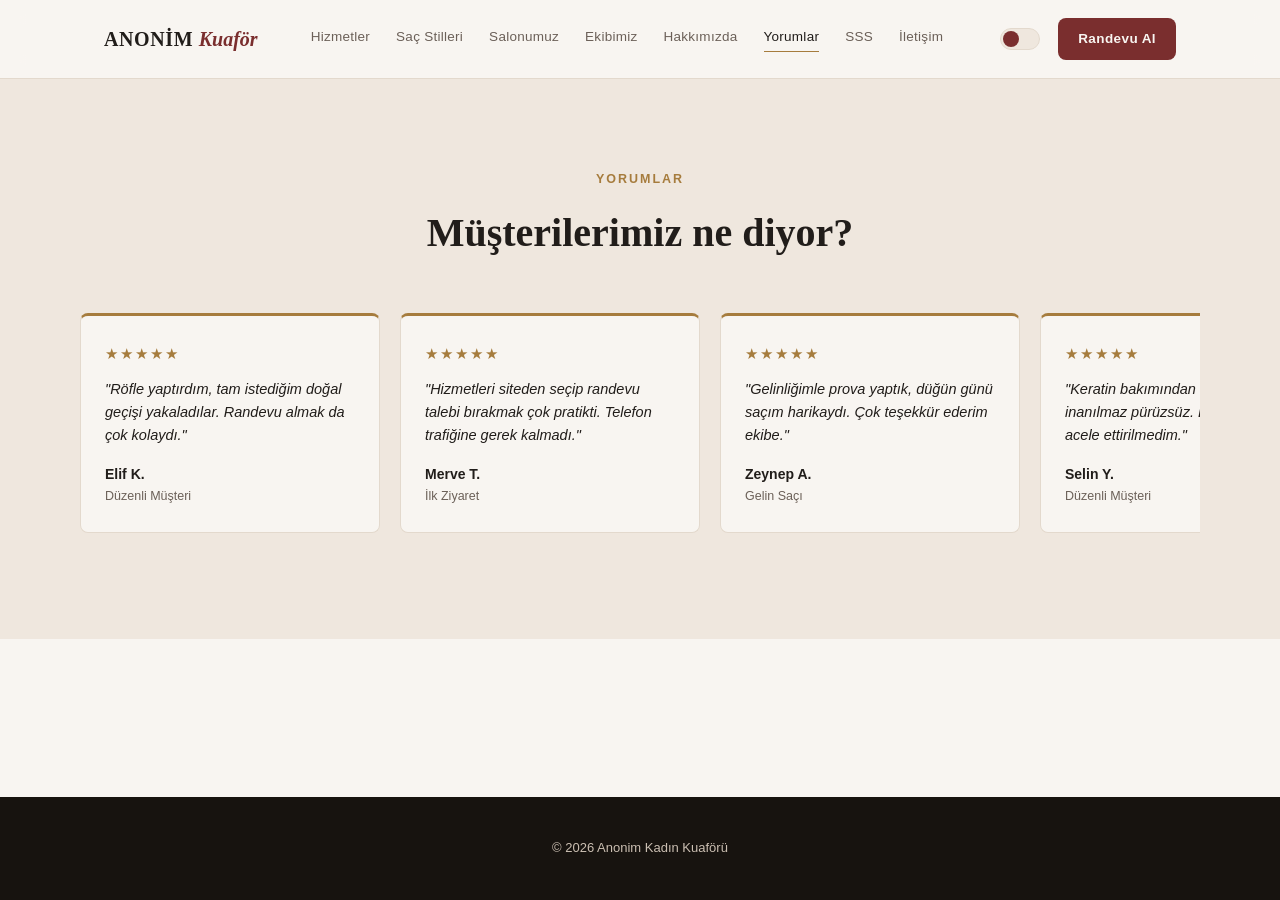
<file: yorumlar.html>
<!DOCTYPE html>
<html lang="tr">
<head>
<meta charset="UTF-8">
<meta name="viewport" content="width=device-width, initial-scale=1.0">
<title>Yorumlar — Anonim Kadın Kuaförü</title>
<meta name="description" content="Anonim Kadın Kuaförü müşterilerinin gerçek deneyimleri.">

<meta property="og:type" content="website">
<meta property="og:url" content="https://anonimkadinkuafor.vercel.app/yorumlar.html">
<meta property="og:title" content="Yorumlar — Anonim Kadın Kuaförü">
<meta property="og:description" content="Müşterilerimiz ne diyor?">
<meta property="og:image" content="https://anonimkadinkuafor.vercel.app/assets/og-image.png">
<meta property="og:image:width" content="1200">
<meta property="og:image:height" content="630">
<meta name="twitter:card" content="summary_large_image">

<link rel="icon" href="assets/favicon-64.png" type="image/png">
<link rel="apple-touch-icon" href="assets/logo-512.png">
<link rel="stylesheet" href="style.css">
<script>
  (function () {
    var saved = localStorage.getItem("theme");
    var prefersDark = window.matchMedia("(prefers-color-scheme: dark)").matches;
    document.documentElement.setAttribute("data-theme", saved || (prefersDark ? "dark" : "light"));
  })();
</script>
</head>
<body>

<header class="nav" id="nav">
  <div class="nav-inner">
    <a href="index.html" class="logo">Anonim <span class="logo-dim">Kuaför</span></a>
    <nav class="nav-links">
      <a href="hizmetler.html">Hizmetler</a>
      <a href="sacstilleri.html">Saç Stilleri</a>
      <a href="salonumuz.html">Salonumuz</a>
      <a href="ekibimiz.html">Ekibimiz</a>
      <a href="hakkimizda.html">Hakkımızda</a>
      <a href="yorumlar.html" class="active">Yorumlar</a>
      <a href="sss.html">SSS</a>
      <a href="iletisim.html">İletişim</a>
    </nav>
    <div class="nav-actions">
      <button class="theme-toggle" id="themeToggle" role="switch" aria-checked="false" aria-label="Karanlık modu aç/kapat">
        <span class="theme-toggle-track"><span class="theme-toggle-thumb"></span></span>
      </button>
      <a href="iletisim.html" class="nav-cta">Randevu Al</a>
    </div>
    <button class="menu-toggle" id="menuToggle" aria-label="Menüyü aç">
      <span></span><span></span><span></span>
    </button>
  </div>
  <nav class="nav-mobile" id="navMobile">
    <a href="hizmetler.html">Hizmetler</a>
      <a href="sacstilleri.html">Saç Stilleri</a>
    <a href="salonumuz.html">Salonumuz</a>
    <a href="ekibimiz.html">Ekibimiz</a>
    <a href="hakkimizda.html">Hakkımızda</a>
    <a href="yorumlar.html" class="active">Yorumlar</a>
    <a href="sss.html">SSS</a>
    <a href="iletisim.html">İletişim</a>
  </nav>
</header>

<main>

  <section class="testimonials" id="yorumlar">
    <div class="section-head reveal">
      <span class="eyebrow">Yorumlar</span>
      <h2>Müşterilerimiz ne diyor?</h2>
    </div>
    <div class="testi-grid reveal">
      <div class="testi-card">
        <div class="testi-stars">★★★★★</div>
        <p>"Röfle yaptırdım, tam istediğim doğal geçişi yakaladılar. Randevu almak da çok kolaydı."</p>
        <div class="testi-name">Elif K.</div>
        <div class="testi-role">Düzenli Müşteri</div>
      </div>
      <div class="testi-card">
        <div class="testi-stars">★★★★★</div>
        <p>"Hizmetleri siteden seçip randevu talebi bırakmak çok pratikti. Telefon trafiğine gerek kalmadı."</p>
        <div class="testi-name">Merve T.</div>
        <div class="testi-role">İlk Ziyaret</div>
      </div>
      <div class="testi-card">
        <div class="testi-stars">★★★★★</div>
        <p>"Gelinliğimle prova yaptık, düğün günü saçım harikaydı. Çok teşekkür ederim ekibe."</p>
        <div class="testi-name">Zeynep A.</div>
        <div class="testi-role">Gelin Saçı</div>
      </div>
      <div class="testi-card">
        <div class="testi-stars">★★★★★</div>
        <p>"Keratin bakımından sonra saçlarım inanılmaz pürüzsüz. Ekip çok ilgili, hiç acele ettirilmedim."</p>
        <div class="testi-name">Selin Y.</div>
        <div class="testi-role">Düzenli Müşteri</div>
      </div>
      <div class="testi-card">
        <div class="testi-stars">★★★★★</div>
        <p>"Saç botoksu tam ihtiyacım olan şeydi, saçlarım hacimlendi. Mekan da çok şık ve rahat."</p>
        <div class="testi-name">Aylin D.</div>
        <div class="testi-role">İlk Ziyaret</div>
      </div>
      <div class="testi-card">
        <div class="testi-stars">★★★★★</div>
        <p>"Keratin düzleştirme yaptırdım, aylardır hâlâ dümdüz ve parlak. Kesinlikle tekrar geleceğim."</p>
        <div class="testi-name">Buse K.</div>
        <div class="testi-role">Düzenli Müşteri</div>
      </div>
    </div>
  </section>

</main>

<footer class="footer">
  <p>&copy; 2026 Anonim Kadın Kuaförü</p>
</footer>

<script src="script.js"></script>
</body>
</html>
</file>
<file: style.css>
:root {
  --bg: #f8f5f1;
  --bg-soft: #efe7de;
  --text: #211d1a;
  --text-soft: #6b6058;
  --accent: #7a2e2e;
  --accent-soft: #e7cfc8;
  --gold: #a67c3d;
  --border: #e3d9cd;
  --radius: 8px;
  --max: 1120px;
  --serif: Georgia, "Times New Roman", "Iowan Old Style", serif;
  --sans: -apple-system, BlinkMacSystemFont, "Segoe UI", Roboto, sans-serif;
}

[data-theme="dark"] {
  --bg: #17130f;
  --bg-soft: #221c17;
  --text: #f2ece5;
  --text-soft: #b3a598;
  --accent: #d98a6f;
  --accent-soft: #3a2620;
  --gold: #d4af6a;
  --border: #332a22;
}

* { box-sizing: border-box; }

html {
  background: var(--bg);
  transition: background-color 0.3s ease;
}

body {
  margin: 0;
  font-family: var(--sans);
  background: var(--bg);
  color: var(--text);
  line-height: 1.6;
  transition: background-color 0.3s ease, color 0.3s ease;
  min-height: 100vh;
  display: flex;
  flex-direction: column;
}

main { flex: 1 0 auto; }

img { max-width: 100%; display: block; }
a { color: inherit; text-decoration: none; }
ul { margin: 0; padding: 0; list-style: none; }

.reveal {
  opacity: 0;
  transform: translateY(16px);
  transition: opacity 0.6s ease, transform 0.6s ease;
}
.reveal.visible { opacity: 1; transform: translateY(0); }

/* Confetti */
.confetti-piece {
  position: fixed;
  width: 8px;
  height: 8px;
  border-radius: 1px;
  pointer-events: none;
  z-index: 400;
  animation: confetti-burst 1.2s ease-out forwards;
}
@keyframes confetti-burst {
  0% { transform: translate(0, 0) rotate(0deg); opacity: 1; }
  100% { transform: translate(var(--x), var(--y)) rotate(var(--r)); opacity: 0; }
}

/* Nav */
.nav {
  position: sticky;
  top: 0;
  z-index: 200;
  background: rgba(248, 245, 241, 0.86);
  backdrop-filter: blur(12px);
  border-bottom: 1px solid var(--border);
}
[data-theme="dark"] .nav { background: rgba(23, 19, 15, 0.86); }

.nav-inner {
  max-width: var(--max);
  margin: 0 auto;
  padding: 18px 24px;
  display: flex;
  align-items: center;
  justify-content: space-between;
  gap: 24px;
}

.logo {
  font-family: var(--serif);
  font-size: 20px;
  font-weight: 700;
  letter-spacing: 0.03em;
  text-transform: uppercase;
  color: var(--text);
}
.logo-dim { color: var(--accent); font-style: italic; text-transform: none; letter-spacing: 0; }

.nav-links {
  display: flex;
  gap: 26px;
  font-size: 13.5px;
  letter-spacing: 0.02em;
}
.nav-links a {
  color: var(--text-soft);
  transition: color 0.2s ease;
  padding-bottom: 4px;
  border-bottom: 1px solid transparent;
}
.nav-links a:hover, .nav-links a.active { color: var(--text); border-bottom-color: var(--gold); }

.nav-actions { display: flex; align-items: center; gap: 14px; }

.theme-toggle {
  background: none;
  border: none;
  cursor: pointer;
  padding: 4px;
}
.theme-toggle-track {
  width: 40px;
  height: 22px;
  border-radius: 980px;
  background: var(--bg-soft);
  border: 1px solid var(--border);
  display: block;
  position: relative;
}
.theme-toggle-thumb {
  position: absolute;
  top: 2px;
  left: 2px;
  width: 16px;
  height: 16px;
  border-radius: 50%;
  background: var(--accent);
  transition: transform 0.25s ease;
}
[data-theme="dark"] .theme-toggle-thumb { transform: translateX(18px); }

.nav-cta {
  background: var(--accent);
  color: var(--bg);
  padding: 10px 20px;
  border-radius: var(--radius);
  font-size: 13.5px;
  font-weight: 700;
  letter-spacing: 0.03em;
  white-space: nowrap;
}

.menu-toggle {
  display: none;
  flex-direction: column;
  gap: 5px;
  background: none;
  border: none;
  cursor: pointer;
  padding: 6px;
}
.menu-toggle span { width: 22px; height: 2px; background: var(--text); }

.nav-mobile {
  display: none;
  flex-direction: column;
  padding: 8px 24px 20px;
  gap: 14px;
  border-top: 1px solid var(--border);
}
.nav-mobile a { font-size: 15px; color: var(--text-soft); }
.nav-mobile a.active { color: var(--accent); }
.nav-mobile.open { display: flex; }

/* Hero */
.hero {
  padding: 100px 24px 84px;
  text-align: center;
  position: relative;
  overflow: hidden;
}
.hero::before {
  content: "";
  position: absolute;
  top: -20%;
  left: 50%;
  transform: translateX(-50%);
  width: 900px;
  height: 500px;
  background: radial-gradient(closest-side, var(--accent-soft), transparent 72%);
  z-index: 0;
}
.hero-inner { max-width: 760px; margin: 0 auto; position: relative; z-index: 1; }

.hero-eyebrow {
  display: inline-block;
  font-size: 12.5px;
  letter-spacing: 0.18em;
  text-transform: uppercase;
  color: var(--gold);
  font-weight: 700;
  margin-bottom: 20px;
}

.hero h1 {
  font-family: var(--serif);
  font-size: clamp(38px, 6vw, 62px);
  font-weight: 700;
  line-height: 1.14;
  margin: 0 0 22px;
}
.hero h1 em { color: var(--accent); font-style: italic; }

.hero-sub {
  font-size: 17px;
  color: var(--text-soft);
  max-width: 560px;
  margin: 0 auto 34px;
}

.hero-actions { display: flex; gap: 14px; justify-content: center; flex-wrap: wrap; }

.btn-primary {
  background: var(--accent);
  color: var(--bg);
  padding: 15px 30px;
  border-radius: var(--radius);
  font-size: 14.5px;
  font-weight: 700;
  letter-spacing: 0.02em;
  display: inline-block;
  transition: transform 0.2s ease, box-shadow 0.2s ease;
}
.btn-primary:hover { transform: translateY(-2px); box-shadow: 0 10px 24px rgba(122, 46, 46, 0.25); }

.btn-secondary {
  background: transparent;
  color: var(--text);
  border: 1px solid var(--text);
  padding: 15px 30px;
  border-radius: var(--radius);
  font-size: 14.5px;
  font-weight: 700;
  letter-spacing: 0.02em;
  display: inline-block;
  transition: background-color 0.2s ease, border-color 0.2s ease;
}
.btn-secondary:hover { background: var(--bg-soft); border-color: var(--gold); }

.hero-stats {
  display: flex;
  justify-content: center;
  gap: 0;
  margin-top: 58px;
  flex-wrap: wrap;
  border-top: 1px solid var(--border);
  padding-top: 32px;
}
.hero-stat {
  text-align: center;
  padding: 0 32px;
  border-right: 1px solid var(--border);
}
.hero-stat:last-child { border-right: none; }
.hero-stat-num {
  font-family: var(--serif);
  font-size: 28px;
  font-weight: 700;
  color: var(--text);
}
.hero-stat-label { font-size: 12px; color: var(--text-soft); letter-spacing: 0.03em; }

/* Section shared */
.section-head { max-width: var(--max); margin: 0 auto 44px; padding: 0 24px; text-align: center; }
.section-head .eyebrow {
  font-size: 12.5px;
  letter-spacing: 0.16em;
  text-transform: uppercase;
  color: var(--gold);
  font-weight: 700;
  display: block;
  margin-bottom: 12px;
}
.section-head h2 {
  font-family: var(--serif);
  font-size: clamp(28px, 4vw, 40px);
  margin: 0 0 12px;
}
.section-head p { color: var(--text-soft); font-size: 16px; max-width: 560px; margin: 0 auto; }

section { padding: 90px 24px; }

/* Saç Stilleri gallery */
.style-grid {
  max-width: var(--max);
  margin: 0 auto;
  display: grid;
  grid-template-columns: repeat(3, 1fr);
  gap: 20px;
}
.style-card {
  background: var(--bg);
  border: 1px solid var(--border);
  border-radius: var(--radius);
  overflow: hidden;
}
[data-theme="dark"] .style-card { background: var(--bg-soft); }
.style-card-img { height: 200px; overflow: hidden; }
.style-card-img img { width: 100%; height: 100%; object-fit: cover; }
.style-card-body { padding: 18px 20px; }
.style-card h3 { font-family: var(--serif); font-size: 17px; margin: 0 0 6px; }
.style-card p { font-size: 13.5px; color: var(--text-soft); margin: 0; line-height: 1.55; }

/* Saç önerici (quiz) */
.quiz {
  max-width: 640px;
  margin: 56px auto 0;
  background: var(--bg);
  border: 1px solid var(--border);
  border-radius: var(--radius);
  padding: 32px;
}
[data-theme="dark"] .quiz { background: var(--bg-soft); }
.quiz-title {
  font-family: var(--serif);
  font-size: 22px;
  margin: 0 0 6px;
  text-align: center;
}
.quiz-sub {
  font-size: 14px;
  color: var(--text-soft);
  text-align: center;
  margin: 0 0 28px;
}
.quiz-form {
  display: flex;
  flex-direction: column;
  gap: 16px;
}
.quiz-row { display: flex; gap: 14px; }
.quiz-field { flex: 1; }
.quiz-field label {
  display: block;
  font-size: 12.5px;
  font-weight: 700;
  color: var(--text-soft);
  text-transform: uppercase;
  letter-spacing: 0.03em;
  margin-bottom: 6px;
}
.quiz-field input,
.quiz-field select {
  width: 100%;
  padding: 12px 14px;
  border-radius: var(--radius);
  border: 1px solid var(--border);
  background: var(--bg-soft);
  color: var(--text);
  font-family: var(--sans);
  font-size: 14px;
}
[data-theme="dark"] .quiz-field input,
[data-theme="dark"] .quiz-field select { background: var(--bg); }
.quiz-submit {
  margin-top: 8px;
  border: none;
  cursor: pointer;
  width: 100%;
}

.quiz-result {
  margin-top: 28px;
  padding-top: 28px;
  border-top: 1px solid var(--border);
  text-align: center;
  display: none;
}
.quiz-result.visible { display: block; }
.quiz-result-eyebrow {
  font-size: 12px;
  letter-spacing: 0.14em;
  text-transform: uppercase;
  color: var(--gold);
  font-weight: 700;
  margin-bottom: 10px;
}
.quiz-result-name {
  font-family: var(--serif);
  font-size: 26px;
  margin: 0 0 12px;
  color: var(--accent);
}
[data-theme="dark"] .quiz-result-name { color: var(--gold); }
.quiz-result-desc { font-size: 14.5px; color: var(--text); margin: 0 0 8px; line-height: 1.6; }
.quiz-result-why { font-size: 13px; color: var(--text-soft); font-style: italic; margin: 0; }

/* Services — list/menu style (kart yerine satır) */
.services { background: var(--bg-soft); }

.service-category { max-width: 800px; margin: 0 auto 52px; }
.service-category:last-child { margin-bottom: 0; }

.service-category-title {
  font-family: var(--serif);
  font-size: 13px;
  font-weight: 700;
  letter-spacing: 0.12em;
  text-transform: uppercase;
  color: var(--gold);
  margin: 0 0 4px;
}

.service-list { }

.service-card {
  display: flex;
  align-items: center;
  justify-content: space-between;
  gap: 20px;
  padding: 20px 0;
  border-bottom: 1px solid var(--border);
  background: none;
  transition: padding-left 0.2s ease;
}
.service-card:first-child { border-top: 1px solid var(--border); }
.service-card.selected { padding-left: 10px; border-bottom-color: var(--accent); }

.service-card-info { flex: 1; min-width: 0; }
.service-card h3 { font-family: var(--serif); font-size: 18px; margin: 0 0 6px; font-weight: 700; }
.service-card p { font-size: 14px; color: var(--text-soft); margin: 0; line-height: 1.5; }

.service-meta {
  flex-shrink: 0;
  display: flex;
  align-items: center;
  gap: 16px;
}
.service-duration {
  font-size: 12px;
  color: var(--text-soft);
  border: 1px solid var(--border);
  border-radius: var(--radius);
  padding: 4px 10px;
  white-space: nowrap;
}

.service-select-btn {
  flex-shrink: 0;
  width: 40px;
  height: 40px;
  border-radius: 50%;
  border: 1px solid var(--accent);
  background: transparent;
  color: var(--accent);
  font-size: 20px;
  font-weight: 400;
  font-family: var(--sans);
  cursor: pointer;
  transition: background-color 0.2s ease, color 0.2s ease;
  display: flex;
  align-items: center;
  justify-content: center;
  line-height: 1;
}
.service-select-btn:hover { background: var(--accent-soft); }
.service-select-btn.is-selected {
  background: var(--accent);
  color: var(--bg);
  font-size: 15px;
}

.cart-bar {
  position: sticky;
  bottom: 20px;
  max-width: 420px;
  margin: 40px auto 0;
  background: var(--bg);
  border: 1px solid var(--border);
  border-radius: var(--radius);
  padding: 12px 12px 12px 22px;
  display: none;
  align-items: center;
  justify-content: space-between;
  gap: 16px;
  box-shadow: 0 10px 30px rgba(0,0,0,0.16);
  z-index: 200;
}
[data-theme="dark"] .cart-bar { background: var(--bg-soft); }
.cart-bar.visible { display: flex; }
.cart-bar span { font-size: 14px; font-weight: 600; }
.cart-bar .btn-primary { padding: 10px 20px; font-size: 13.5px; }

/* Space / gallery */
.space-grid {
  max-width: var(--max);
  margin: 0 auto;
  display: grid;
  grid-template-columns: repeat(3, 1fr);
  gap: 20px;
}
.space-card {
  border-radius: var(--radius);
  height: 260px;
  position: relative;
  overflow: hidden;
  display: flex;
  align-items: flex-end;
  padding: 20px;
  color: #fff;
  background: var(--accent-soft);
}
.space-card img {
  position: absolute;
  inset: 0;
  width: 100%;
  height: 100%;
  object-fit: cover;
  filter: grayscale(0.1);
}
.space-card::after {
  content: "";
  position: absolute;
  inset: 0;
  background: linear-gradient(180deg, transparent 40%, rgba(0,0,0,0.6) 100%);
}
.space-card span { position: relative; z-index: 1; font-weight: 600; font-size: 14.5px; letter-spacing: 0.02em; }

.location-note {
  max-width: var(--max);
  margin: 32px auto 0;
  display: flex;
  align-items: center;
  gap: 10px;
  justify-content: center;
  color: var(--text-soft);
  font-size: 14.5px;
}
.location-note svg { width: 18px; height: 18px; fill: var(--accent); flex-shrink: 0; }

.map-embed {
  position: relative;
  max-width: var(--max);
  margin: 24px auto 0;
  height: 280px;
  border-radius: var(--radius);
  overflow: hidden;
  border: 1px solid var(--border);
}
.map-embed iframe {
  width: 100%;
  height: 100%;
  border: 0;
  pointer-events: none;
  filter: grayscale(0.2);
}
.map-overlay {
  position: absolute;
  inset: 0;
  z-index: 2;
  cursor: pointer;
}
.map-cta {
  position: absolute;
  bottom: 16px;
  left: 16px;
  z-index: 3;
  background: var(--bg);
  color: var(--text);
  padding: 9px 18px;
  border-radius: var(--radius);
  font-size: 13px;
  font-weight: 700;
  box-shadow: 0 6px 18px rgba(0,0,0,0.18);
  pointer-events: none;
}

/* About */
.about-inner {
  max-width: 780px;
  margin: 0 auto;
  text-align: center;
}
.about-inner p { color: var(--text-soft); font-size: 16.5px; margin: 0 auto 18px; max-width: 640px; }
.about-inner p:last-of-type { margin-bottom: 0; }
.about-signature {
  margin-top: 28px;
  font-family: var(--serif);
  font-style: italic;
  font-size: 18px;
  color: var(--accent);
}

/* Team */
.team { background: var(--bg-soft); }
.team-grid {
  max-width: var(--max);
  margin: 0 auto;
  display: grid;
  grid-template-columns: repeat(3, 1fr);
  gap: 28px;
}
.team-card { text-align: center; }
.team-photo {
  width: 100%;
  aspect-ratio: 3 / 4;
  border-radius: var(--radius);
  overflow: hidden;
  margin: 0 auto 18px;
  box-shadow: 0 6px 20px rgba(0,0,0,0.12);
}
.team-photo img { width: 100%; height: 100%; object-fit: cover; }
.team-name { font-family: var(--serif); font-size: 19px; font-weight: 700; margin-bottom: 4px; }
.team-role { font-size: 12.5px; color: var(--gold); font-weight: 700; letter-spacing: 0.03em; text-transform: uppercase; margin-bottom: 10px; }
.team-bio { font-size: 13.5px; color: var(--text-soft); max-width: 280px; margin: 0 auto; line-height: 1.6; }

/* Testimonials */
.testimonials { background: var(--bg-soft); }
.testi-grid {
  max-width: var(--max);
  margin: 0 auto;
  display: flex;
  overflow-x: auto;
  gap: 20px;
  padding: 4px 4px 16px;
  scroll-snap-type: x proximity;
  scrollbar-width: thin;
  scrollbar-color: var(--gold) transparent;
}
.testi-card {
  background: var(--bg);
  border-radius: var(--radius);
  padding: 26px 24px;
  border: 1px solid var(--border);
  border-top: 3px solid var(--gold);
  flex: 0 0 300px;
  scroll-snap-align: start;
}
[data-theme="dark"] .testi-card { background: var(--bg-soft); }
.testi-stars { color: var(--gold); font-size: 15px; margin-bottom: 12px; letter-spacing: 2px; }
.testi-card p { font-size: 14.5px; color: var(--text); margin: 0 0 16px; line-height: 1.6; font-style: italic; }
.testi-name { font-weight: 700; font-size: 14px; }
.testi-role { font-size: 12.5px; color: var(--text-soft); }

/* FAQ */
.faq { max-width: 760px; margin: 0 auto; padding: 90px 24px; }
.faq-item {
  border: none;
  border-bottom: 1px solid var(--border);
  padding: 4px 0;
  margin-bottom: 0;
  background: none;
  counter-increment: faq;
}
.faq { counter-reset: faq; }
.faq-item summary {
  cursor: pointer;
  font-weight: 700;
  font-family: var(--serif);
  font-size: 17px;
  padding: 18px 0;
  list-style: none;
  position: relative;
  padding-right: 30px;
}
.faq-item summary::before {
  content: counter(faq, decimal-leading-zero) "  ";
  color: var(--gold);
  font-family: var(--sans);
  font-size: 13px;
  font-weight: 700;
  vertical-align: middle;
}
.faq-item summary::-webkit-details-marker { display: none; }
.faq-item summary::after {
  content: "+";
  position: absolute;
  right: 0;
  top: 16px;
  font-size: 20px;
  color: var(--accent);
}
.faq-item[open] summary::after { content: "–"; }
.faq-item p { margin: 0 0 20px; color: var(--text-soft); font-size: 14.5px; line-height: 1.6; }

/* Contact */
.contact-inner { max-width: 720px; margin: 0 auto; text-align: center; }
.contact-inner h2 { font-family: var(--serif); font-size: clamp(28px, 4vw, 40px); margin: 0 0 12px; }
.contact-inner > p { color: var(--text-soft); margin: 0 0 8px; }
.response-note { font-size: 13px; opacity: 0.75; margin-bottom: 34px !important; }

.contact-methods {
  display: flex;
  flex-direction: column;
  gap: 12px;
  max-width: 420px;
  margin: 0 auto 40px;
}
.contact-item {
  display: flex;
  align-items: center;
  gap: 16px;
  background: var(--bg-soft);
  border: 1px solid var(--border);
  border-radius: var(--radius);
  padding: 14px 18px;
  text-align: left;
}
.contact-icon { flex-shrink: 0; width: 22px; height: 22px; }
.contact-icon svg { width: 100%; height: 100%; fill: var(--accent); }
.contact-label { display: block; font-size: 12.5px; color: var(--text-soft); }
.contact-value { display: block; font-size: 14.5px; font-weight: 600; }

.hours-address {
  max-width: 420px;
  margin: 0 auto 40px;
  display: flex;
  gap: 14px;
}
.hours-address-item {
  flex: 1;
  background: var(--bg-soft);
  border: 1px solid var(--border);
  border-radius: var(--radius);
  padding: 14px 16px;
  text-align: left;
}
.hours-address-label {
  display: block;
  font-size: 12px;
  color: var(--text-soft);
  margin-bottom: 4px;
}
.hours-address-value {
  display: block;
  font-size: 13.5px;
  font-weight: 600;
}

.selected-services {
  max-width: 520px;
  margin: 0 auto 24px;
  text-align: left;
}
.selected-services-label {
  display: block;
  font-size: 13px;
  color: var(--text-soft);
  margin-bottom: 10px;
}
.selected-services-chips {
  display: flex;
  flex-wrap: wrap;
  gap: 8px;
}
.service-chip {
  display: inline-flex;
  align-items: center;
  gap: 8px;
  background: var(--accent-soft);
  color: var(--text);
  padding: 7px 8px 7px 14px;
  border-radius: var(--radius);
  font-size: 13.5px;
  font-weight: 600;
}
.service-chip button {
  background: rgba(0,0,0,0.12);
  border: none;
  color: inherit;
  width: 18px;
  height: 18px;
  border-radius: 50%;
  cursor: pointer;
  font-size: 12px;
  line-height: 1;
  display: flex;
  align-items: center;
  justify-content: center;
}
.selected-services-empty {
  font-size: 14px;
  color: var(--text-soft);
}
.selected-services-empty a { color: var(--accent); text-decoration: underline; }

.contact-form {
  max-width: 520px;
  margin: 0 auto;
  text-align: left;
  display: flex;
  flex-direction: column;
  gap: 14px;
}
.form-row { display: flex; gap: 14px; }
.form-row input, .form-row select { flex: 1; }
.contact-form input,
.contact-form select,
.contact-form textarea {
  width: 100%;
  padding: 13px 16px;
  border-radius: var(--radius);
  border: 1px solid var(--border);
  background: var(--bg-soft);
  color: var(--text);
  font-family: var(--sans);
  font-size: 14.5px;
}
.contact-form textarea { resize: vertical; min-height: 90px; }
.hidden-field { display: none; }

.form-status { font-size: 14px; min-height: 20px; }
.form-status.success { color: #1a7f37; }
.form-status.error { color: #d1242f; }
[data-theme="dark"] .form-status.success { color: #63e6be; }
[data-theme="dark"] .form-status.error { color: #ff8a8a; }

/* Footer */
.footer {
  background: #17130f;
  color: #cbbfb2;
  text-align: center;
  padding: 28px 24px;
  font-size: 13px;
}
.footer a { text-decoration: underline; opacity: 0.85; }

/* Scroll progress */
.scroll-progress {
  position: fixed;
  top: 0;
  left: 0;
  height: 3px;
  width: 0%;
  background: var(--gold);
  z-index: 300;
}

@media (max-width: 860px) {
  .space-grid { grid-template-columns: 1fr; }
  .team-grid { grid-template-columns: 1fr; max-width: 320px; }
}

@media (max-width: 720px) {
  .nav-links, .nav-cta { display: none; }
  .menu-toggle { display: flex; }
  .form-row { flex-direction: column; }
  .hero-stats { gap: 8px; }
  .hero-stat { padding: 0 18px; }
  section { padding: 64px 20px; }
  .service-card { align-items: flex-start; }
  .service-meta { flex-direction: column; align-items: flex-end; gap: 8px; }
}
</file>
